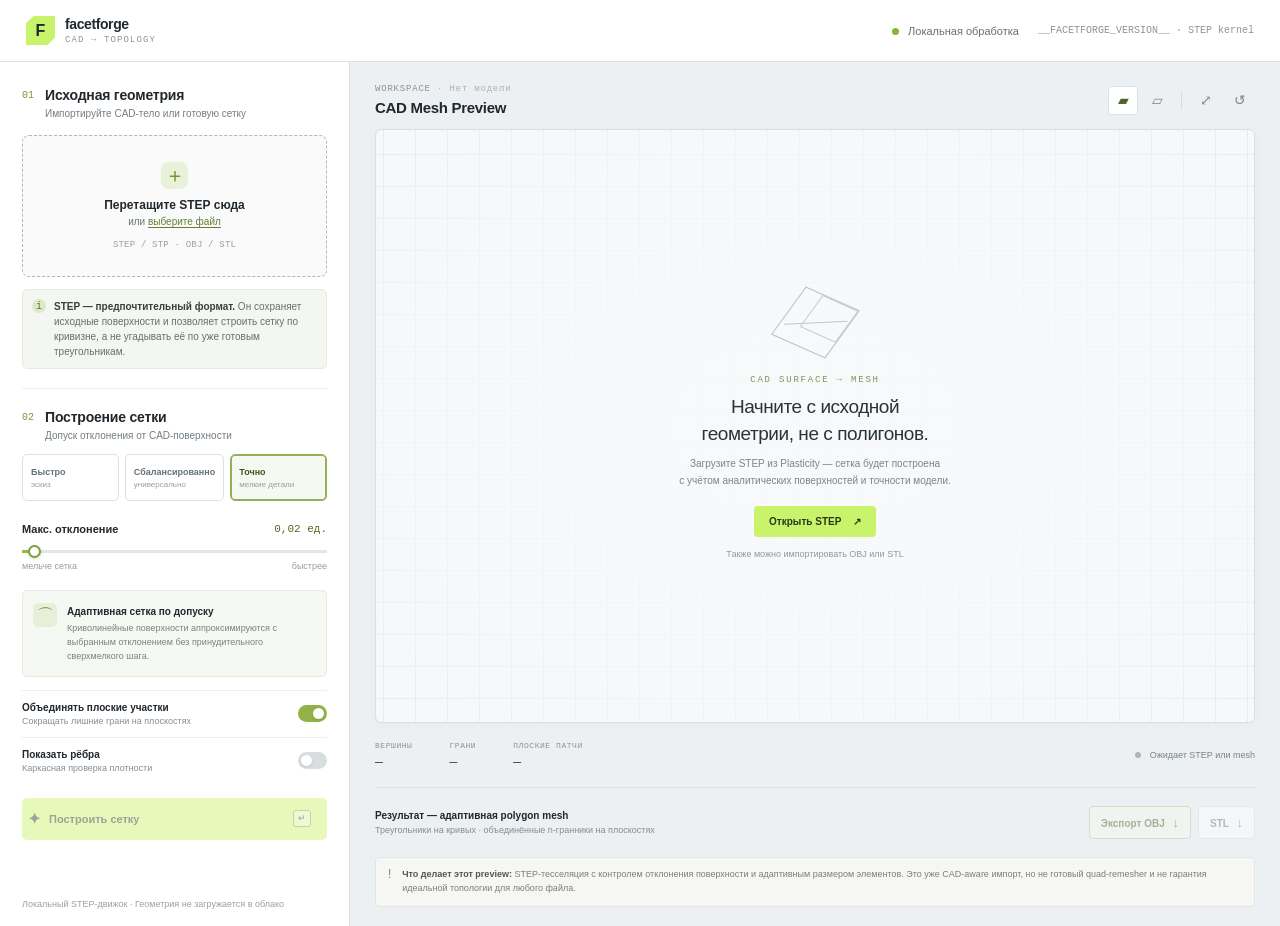
<file: index.html>
<!doctype html>
<html lang="ru">
<head>
<meta charset="utf-8"><meta name="viewport" content="width=device-width,initial-scale=1">
<meta name="theme-color" content="#f1f3f5"><title>FacetForge — CAD to topology</title><link rel="stylesheet" href="style.css">
</head>
<body>
<header class="topbar"><a class="brand" href="#" aria-label="FacetForge"><span class="brand-mark">F</span><span class="brand-name">facetforge<small>CAD → TOPOLOGY</small></span></a><div class="top-right"><span class="privacy"><i></i> Локальная обработка</span><span class="edition">__FACETFORGE_VERSION__ · STEP kernel</span></div></header>
<main class="app-shell">
<aside class="inspector">
<div class="panel-heading"><span class="stepno">01</span><div><h1>Исходная геометрия</h1><p>Импортируйте CAD-тело или готовую сетку</p></div></div>
<label class="dropzone" id="dropzone"><input id="fileInput" type="file" accept=".step,.stp,.obj,.stl"><span class="drop-icon">＋</span><strong>Перетащите STEP сюда</strong><span class="drop-sub">или <u>выберите файл</u></span><small>STEP / STP · OBJ / STL</small></label>
<div class="import-note"><span class="note-icon">i</span><span><b>STEP — предпочтительный формат.</b> Он сохраняет исходные поверхности и позволяет строить сетку по кривизне, а не угадывать её по уже готовым треугольникам.</span></div>
<div class="file-card hidden" id="modelCard"><span class="file-badge" id="fileBadge">STEP</span><div class="file-info"><b id="modelName">model.step</b><small id="modelInfo">Ожидает обработки</small></div><button id="removeModel" class="icon-btn" title="Убрать модель">×</button></div>
<div class="divider"></div>
<div class="panel-heading settings-title"><span class="stepno">02</span><div><h2>Построение сетки</h2><p>Допуск отклонения от CAD-поверхности</p></div></div>
<div class="preset-row" role="group" aria-label="Preset"><button class="preset" data-tol="0.25"><b>Быстро</b><small>эскиз</small></button><button class="preset" data-tol="0.08"><b>Сбалансированно</b><small>универсально</small></button><button class="preset selected" data-tol="0.02"><b>Точно</b><small>мелкие детали</small></button></div>
<div class="control"><div class="control-head"><label for="tolerance">Макс. отклонение</label><output id="toleranceValue">0,02 мм</output></div><input id="tolerance" type="range" min="0.01" max="0.5" step="0.01" value="0.02"><div class="range-hints"><span>мельче сетка</span><span>быстрее</span></div></div>
<div class="feature-card"><div class="feature-symbol">⌒</div><div><b>Адаптивная сетка по допуску</b><p>Криволинейные поверхности аппроксимируются с выбранным отклонением без принудительного сверхмелкого шага.</p></div></div>
<div class="toggle-row"><div><b>Объединять плоские участки</b><small>Сокращать лишние грани на плоскостях</small></div><label class="switch"><input id="planarToggle" type="checkbox" checked><span></span></label></div>
<div class="toggle-row"><div><b>Показать рёбра</b><small>Каркасная проверка плотности</small></div><label class="switch"><input id="wireToggle" type="checkbox"><span></span></label></div>
<button class="build-btn" id="optimizeBtn" disabled><span>✦</span><span id="buildText">Построить сетку</span><kbd>↵</kbd></button>
<div class="sidebar-footer">Локальный STEP-движок · Геометрия не загружается в облако</div>
</aside>
<section class="viewport-panel">
<div class="viewport-head"><div><div class="eyebrow">WORKSPACE <span>·</span> <span id="viewName">Нет модели</span></div><div class="viewport-title" id="viewportTitle">CAD Mesh Preview</div></div><div class="viewport-actions"><button class="view-btn active" id="solidBtn" title="Заливка">▰</button><button class="view-btn" id="wireBtn" title="Рёбра">▱</button><span class="v-sep"></span><button class="view-btn" id="fitBtn" title="Вписать">⤢</button><button class="view-btn" id="resetBtn" title="Сбросить камеру">↺</button></div></div>
<div class="canvas-wrap" id="canvasWrap"><canvas id="view"></canvas><div class="empty-state" id="emptyState"><div class="isometric"><span></span></div><div class="empty-kicker">CAD SURFACE → MESH</div><h2>Начните с исходной<br>геометрии, не с полигонов.</h2><p>Загрузите STEP из Plasticity — сетка будет построена<br>с учётом аналитических поверхностей и точности модели.</p><button id="emptyUpload">Открыть STEP <span>↗</span></button><small>Также можно импортировать OBJ или STL</small></div><div class="view-hint hidden" id="viewHint">Вращение — перетаскивание <span>·</span> Масштаб — колесо</div><div class="loading hidden" id="loading"><span class="spinner"></span><b id="loadingTitle">Тесселяция CAD-поверхностей</b><small>Оставайтесь в приложении, это может занять время</small></div><div class="scale-mark hidden" id="scaleMark"><i></i><span>MODEL UNITS</span></div></div>
<div class="mesh-summary"><div class="stat"><small>ВЕРШИНЫ</small><b id="verticesStat">—</b></div><div class="stat"><small>ГРАНИ</small><b id="facesStat">—</b></div><div class="stat"><small>ПЛОСКИЕ ПАТЧИ</small><b id="planarStat">—</b></div><div class="result-state" id="statusMessage"><i></i> Ожидает STEP или mesh</div></div>
<div class="export-row"><div><b>Результат — адаптивная polygon mesh</b><small>Треугольники на кривых · объединённые n-гранники на плоскостях</small></div><button id="exportObj" class="export-btn" disabled>Экспорт OBJ <span>↓</span></button><button id="exportStl" class="export-btn secondary" disabled>STL <span>↓</span></button></div>
<div class="honesty"><span>!</span><p><b>Что делает этот preview:</b> STEP-тесселяция с контролем отклонения поверхности и адаптивным размером элементов. Это уже CAD-aware импорт, но не готовый quad-remesher и не гарантия идеальной топологии для любого файла.</p></div>
</section>
</main><script src="app.js"></script>
</body></html>
</file>
<file: style.css>
*{box-sizing:border-box} :root{--ink:#20272d;--muted:#737d85;--line:#dce1e4;--bg:#edf0f2;--panel:#fff;--accent:#c9f36b;--accent-deep:#32451a;--mono:ui-monospace,SFMono-Regular,Menlo,monospace;--sans:Inter,'Segoe UI',Arial,sans-serif}body{margin:0;background:var(--bg);color:var(--ink);font:13px var(--sans);min-height:100vh}.topbar{height:62px;background:#fff;border-bottom:1px solid var(--line);display:flex;justify-content:space-between;align-items:center;padding:0 26px}.brand{display:flex;gap:10px;align-items:center;text-decoration:none;color:var(--ink)}.brand-mark{width:29px;height:29px;background:var(--accent);display:grid;place-items:center;font-weight:800;font-size:16px;clip-path:polygon(26% 0,100% 0,100% 75%,74% 100%,0 100%,0 25%)}.brand-name{font-weight:720;letter-spacing:-.4px;font-size:14px}.brand-name small{display:block;font:9px var(--mono);letter-spacing:1.1px;color:#8b9499;margin-top:3px}.top-right{display:flex;gap:19px;align-items:center;color:#657078;font-size:11px}.privacy i{display:inline-block;width:7px;height:7px;border-radius:50%;background:#83ba34;margin-right:6px}.edition{font:10px var(--mono);color:#8b9499}.app-shell{display:grid;grid-template-columns:350px minmax(0,1fr);max-width:1700px;margin:0 auto;min-height:calc(100vh - 62px)}.inspector{background:#fff;border-right:1px solid var(--line);padding:25px 22px 17px;display:flex;flex-direction:column}.panel-heading{display:flex;gap:11px;align-items:flex-start;margin-bottom:16px}.stepno{font:10px var(--mono);color:#809342;padding-top:3px}.panel-heading h1,.panel-heading h2{margin:0;font-size:14px;letter-spacing:-.2px;font-weight:650}.panel-heading p{margin:5px 0 0;color:var(--muted);font-size:10px}.dropzone{height:142px;border:1px dashed #aeb8be;border-radius:7px;background:#f9faf9;display:flex;flex-direction:column;align-items:center;justify-content:center;cursor:pointer;position:relative;transition:.2s}.dropzone:hover,.dropzone.drag{border-color:#7b9b35;background:#f6faee}.dropzone input{position:absolute;inset:0;width:100%;height:100%;opacity:0;cursor:pointer}.drop-icon{width:27px;height:27px;border-radius:8px;background:#e9f1d8;color:#668a27;display:grid;place-items:center;font-size:20px;margin-bottom:9px}.dropzone strong{font-size:12px}.drop-sub{color:#69747b;font-size:10px;margin-top:4px}.drop-sub u{color:#657e35;text-underline-offset:2px}.dropzone>small{font:9px var(--mono);color:#98a0a5;margin-top:13px;letter-spacing:.2px}.import-note{display:flex;gap:8px;margin:12px 0 14px;background:#f4f6f2;border:1px solid #e7ebdf;border-radius:5px;padding:9px;color:#657068;font-size:10px;line-height:1.5}.import-note b{color:#374236;font-weight:650}.note-icon{flex:none;width:14px;height:14px;background:#dce8c9;border-radius:50%;display:grid;place-items:center;color:#5d772b;font:10px var(--mono)}.file-card{height:54px;border:1px solid var(--line);background:#fafbfb;border-radius:5px;display:flex;align-items:center;gap:9px;padding:0 9px;margin-bottom:13px}.file-badge{font:9px var(--mono);font-weight:600;padding:5px 6px;border-radius:3px;background:#e8efd9;color:#536b28}.file-info{flex:1;min-width:0}.file-info b,.file-info small{display:block;white-space:nowrap;overflow:hidden;text-overflow:ellipsis}.file-info b{font-size:10px}.file-info small{font-size:9px;color:var(--muted);margin-top:3px}.icon-btn{border:0;background:transparent;color:#7e888f;font-size:18px;cursor:pointer}.divider{border-top:1px solid #edf0f1;margin:5px 0 20px}.settings-title{margin-bottom:13px}.preset-row{display:grid;grid-template-columns:repeat(3,1fr);gap:6px;margin-bottom:22px}.preset{height:47px;border:1px solid var(--line);border-radius:5px;background:#fff;color:#657078;cursor:pointer;text-align:left;padding:6px 8px}.preset b,.preset small{display:block}.preset b{font-size:9px;font-weight:600}.preset small{font-size:8px;color:#939da3;margin-top:3px}.preset.selected{border-color:#94ae5a;background:#f6f9ef;color:#405524;box-shadow:inset 0 0 0 1px #94ae5a}.control{margin-bottom:19px}.control-head{display:flex;align-items:center;justify-content:space-between}.control-head label{font-size:11px;font-weight:600}.control-head output{font:11px var(--mono);font-weight:500;color:#526b26}.control input[type=range]{appearance:none;width:100%;height:3px;display:block;margin:15px 0 8px;background:linear-gradient(90deg,#99b94e 0%,#99b94e 15%,#e2e6e7 15%);outline:0}.control input[type=range]::-webkit-slider-thumb{appearance:none;width:13px;height:13px;border-radius:50%;background:#fff;border:2px solid #7d9e36;box-shadow:0 1px 4px #0002;cursor:pointer}.control input[type=range]::-moz-range-thumb{width:10px;height:10px;border-radius:50%;background:#fff;border:2px solid #7d9e36;cursor:pointer}.range-hints{display:flex;justify-content:space-between;color:#939da3;font-size:9px}.feature-card{display:flex;gap:10px;padding:12px 10px;background:#f6f8f3;border:1px solid #e6ebdd;border-radius:5px;margin:0 0 13px}.feature-symbol{width:24px;height:24px;flex:none;display:grid;place-items:center;border-radius:5px;background:#e7efd9;color:#658332;font-size:17px}.feature-card b{font-size:10px}.feature-card p{font-size:9px;line-height:1.55;color:#79827b;margin:4px 0 0}.toggle-row{min-height:47px;border-top:1px solid #edf0f1;display:flex;align-items:center;justify-content:space-between}.toggle-row b,.toggle-row small{display:block}.toggle-row b{font-size:10px;font-weight:600}.toggle-row small{font-size:9px;color:#858f95;margin-top:3px}.switch{position:relative;width:29px;height:17px;flex:none}.switch input{opacity:0;width:0;height:0}.switch span{position:absolute;inset:0;border-radius:10px;background:#d8dddf;cursor:pointer;transition:.18s}.switch span:before{content:'';position:absolute;width:11px;height:11px;left:3px;top:3px;border-radius:50%;background:#fff;box-shadow:0 1px 2px #0002;transition:.18s}.switch input:checked+span{background:#91b247}.switch input:checked+span:before{transform:translateX(12px)}.build-btn{margin-top:14px;height:42px;border:0;border-radius:5px;background:#c9f36b;color:#25331a;display:flex;align-items:center;justify-content:center;gap:8px;font:650 11px var(--sans);cursor:pointer;transition:.15s}.build-btn:hover:not(:disabled){background:#d5ff78;transform:translateY(-1px)}.build-btn:disabled{opacity:.45;cursor:not-allowed}.build-btn>span:first-child{font-size:15px}.build-btn kbd{font:9px var(--mono);border:1px solid #809d46;border-radius:3px;padding:2px 4px;margin-left:auto;margin-right:10px;background:#d7f59b}.sidebar-footer{margin-top:auto;padding-top:15px;color:#98a1a5;font-size:9px}.viewport-panel{padding:22px 25px 19px;display:flex;flex-direction:column;min-width:0}.viewport-head{display:flex;align-items:center;justify-content:space-between;margin-bottom:13px}.eyebrow{font:9px var(--mono);letter-spacing:.8px;color:#879198}.eyebrow span{color:#a9b1b4}.viewport-title{font-size:15px;font-weight:640;letter-spacing:-.3px;margin-top:5px}.viewport-actions{display:flex;gap:4px}.view-btn{height:29px;min-width:30px;border:1px solid transparent;border-radius:4px;background:transparent;color:#7c878e;cursor:pointer;font-size:14px}.view-btn:hover,.view-btn.active{background:#fff;border-color:#dce1e4;color:#4d6329}.v-sep{height:17px;border-left:1px solid #d5dbde;margin:6px 5px}.canvas-wrap{position:relative;height:min(66vh,720px);min-height:350px;border:1px solid #d8dee1;border-radius:6px;overflow:hidden;background-color:#f6f8f9;background-image:linear-gradient(#e7ebed 1px,transparent 1px),linear-gradient(90deg,#e7ebed 1px,transparent 1px);background-size:32px 32px;background-position:center center;box-shadow:0 2px 8px #27343c08}.canvas-wrap canvas{width:100%;height:100%;display:block;touch-action:none}.empty-state{position:absolute;inset:0;display:flex;align-items:center;flex-direction:column;justify-content:center;text-align:center;pointer-events:none;background:radial-gradient(ellipse at center,#f7f9fae8 20%,#f6f8f9a8 70%,transparent)}.isometric{width:59px;height:59px;position:relative;margin-bottom:23px;transform:rotate(30deg) skew(-6deg,-6deg);border:1px solid #b6c1c1}.isometric:before,.isometric:after{content:'';position:absolute;border:1px solid #c5cecd}.isometric:before{inset:9px;transform:translate(9px,-9px)}.isometric:after{width:58px;height:1px;border:0;background:#bec7c7;top:28px;left:0;transform:rotate(-30deg)}.empty-kicker{font:9px var(--mono);letter-spacing:1.8px;color:#81915c}.empty-state h2{font-weight:500;font-size:19px;letter-spacing:-.45px;line-height:1.4;margin:9px 0;color:#293339}.empty-state p{font-size:10px;line-height:1.65;color:#7a858b;margin:0 0 17px}.empty-state button{pointer-events:auto;background:#c9f36b;border:0;border-radius:4px;padding:10px 15px;font:650 10px var(--sans);color:#29381b;cursor:pointer}.empty-state button span{margin-left:9px}.empty-state>small{font-size:9px;color:#90999e;margin-top:12px}.view-hint{position:absolute;bottom:13px;left:14px;border-radius:3px;background:#ffffffdf;padding:6px 8px;color:#717d82;font-size:9px}.view-hint span{margin:0 5px;color:#a5adae}.loading{position:absolute;inset:0;display:flex;align-items:center;justify-content:center;flex-direction:column;background:#f5f7f8eF;gap:10px}.loading b{font-size:12px}.loading small{font-size:10px;color:#7d878c}.spinner{width:27px;height:27px;border:2px solid #dce3d3;border-top-color:#85a93d;border-radius:50%;animation:spin .8s linear infinite}@keyframes spin{to{transform:rotate(360deg)}}.scale-mark{position:absolute;bottom:14px;right:17px;color:#879196;font:8px var(--mono);display:flex;align-items:center;gap:5px}.scale-mark i{width:38px;border-top:2px solid #899497}.mesh-summary{min-height:65px;display:flex;align-items:center;gap:37px;border-bottom:1px solid #dce1e4}.stat small,.stat b{display:block}.stat small{font:8px var(--mono);letter-spacing:.55px;color:#899399}.stat b{font:13px var(--mono);font-weight:500;color:#354047;margin-top:5px}.result-state{margin-left:auto;color:#788388;font-size:9px}.result-state i{display:inline-block;width:6px;height:6px;border-radius:50%;background:#aeb7ba;margin-right:6px}.result-state.ready i{background:#82ad38}.export-row{display:flex;align-items:center;gap:7px;min-height:69px}.export-row>div{margin-right:auto}.export-row b,.export-row small{display:block}.export-row b{font-size:10px;font-weight:600}.export-row small{font-size:9px;color:#828d92;margin-top:4px}.export-btn{border:1px solid #b8ca8f;border-radius:4px;background:#f6faee;color:#455c22;font:600 10px var(--sans);padding:8px 11px;cursor:pointer}.export-btn span{font-size:13px;margin-left:5px}.export-btn.secondary{background:#fff;border-color:#d6dcde;color:#606c72}.export-btn:disabled{opacity:.42;cursor:not-allowed}.honesty{display:flex;gap:9px;background:#f6f7f4;border:1px solid #e3e7dd;border-radius:4px;padding:10px;color:#778078}.honesty>span{font:12px var(--mono);color:#789348}.honesty p{font-size:9px;line-height:1.55;margin:0}.honesty b{color:#4e584e}.hidden{display:none!important}@media(max-width:920px){.app-shell{grid-template-columns:310px minmax(0,1fr)}.inspector{padding:20px 17px}.viewport-panel{padding:19px 17px}.mesh-summary{gap:20px}.result-state{display:none}}@media(max-width:680px){.topbar{height:55px;padding:0 14px}.top-right{gap:0}.edition{display:none}.app-shell{display:flex;flex-direction:column}.inspector{border-right:0;border-bottom:1px solid var(--line);padding:17px 14px}.dropzone{height:116px}.sidebar-footer{display:none}.settings-title{margin-top:3px}.viewport-panel{padding:17px 11px}.canvas-wrap{height:52vh;min-height:310px}.mesh-summary{gap:14px;justify-content:space-between}.stat b{font-size:11px}.export-row{flex-wrap:wrap;padding:10px 0}.export-row>div{flex-basis:100%}.honesty{margin-bottom:6px}}
</file>
